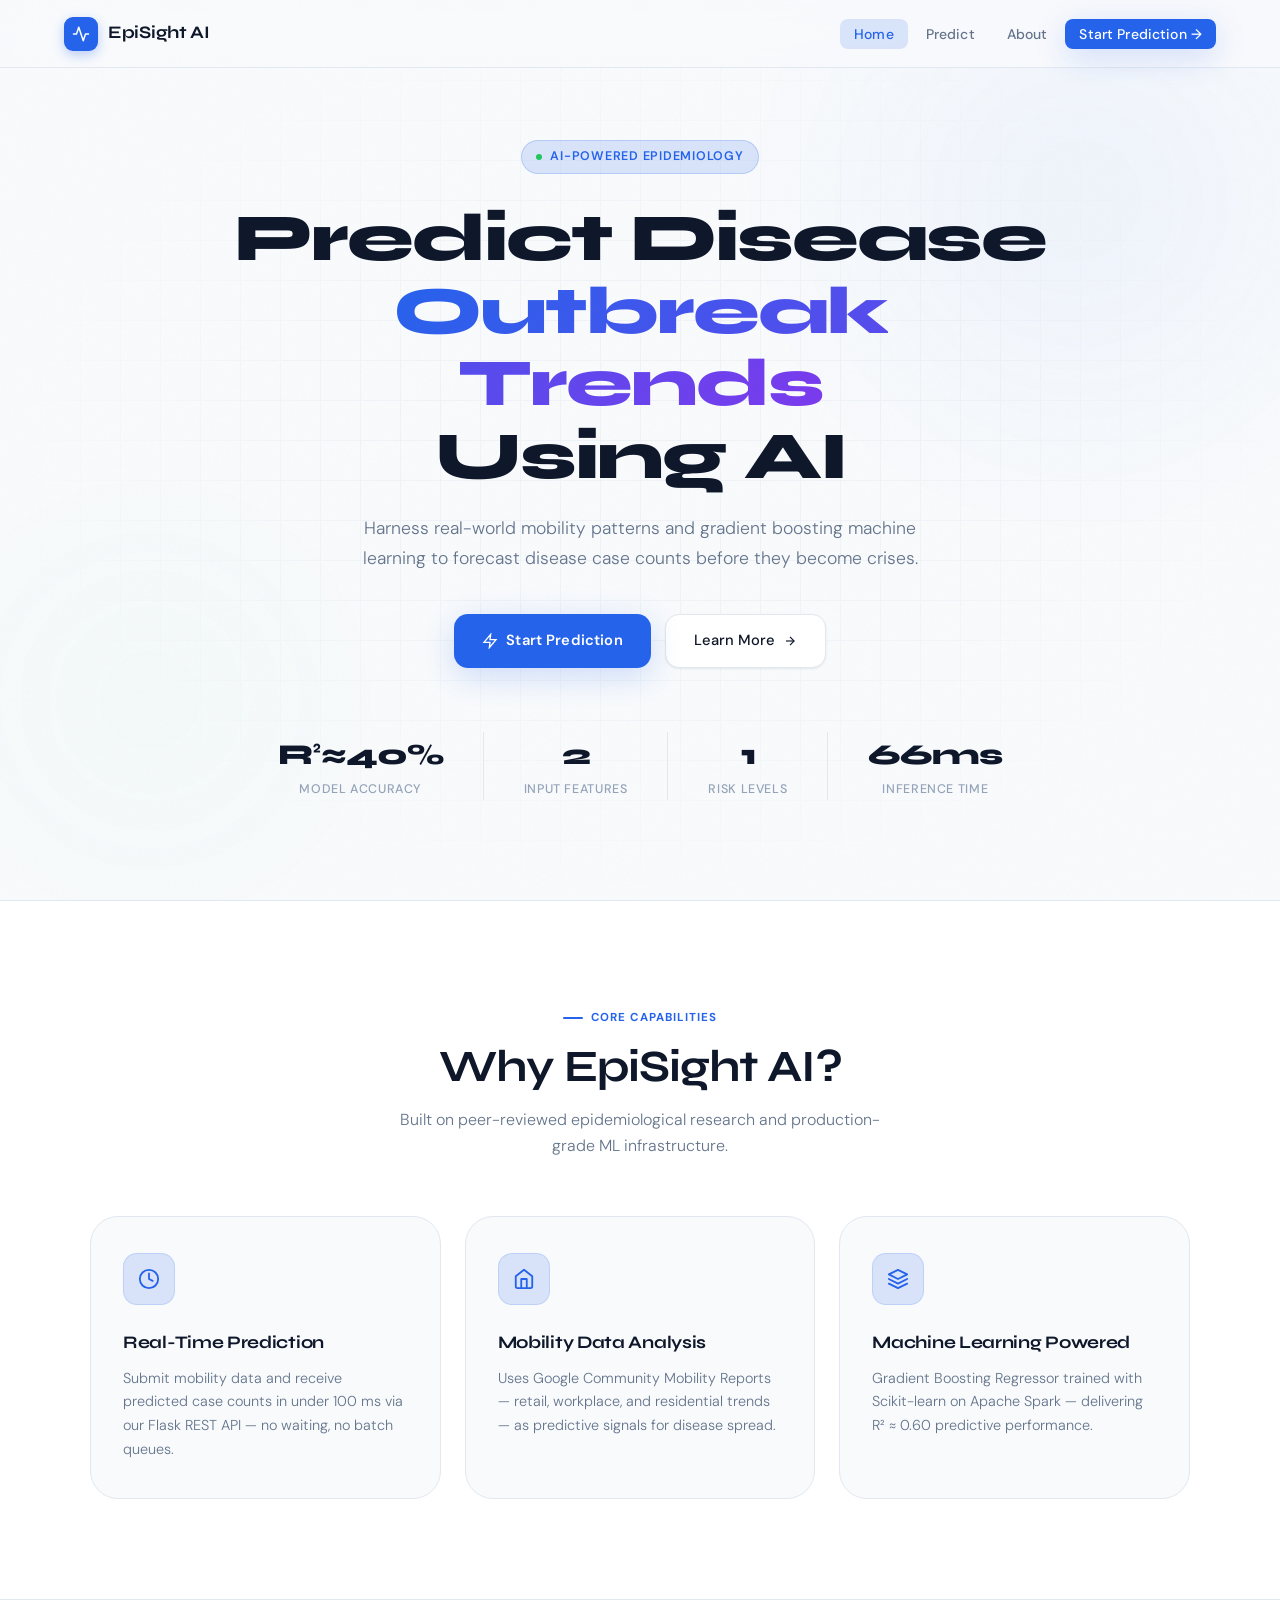
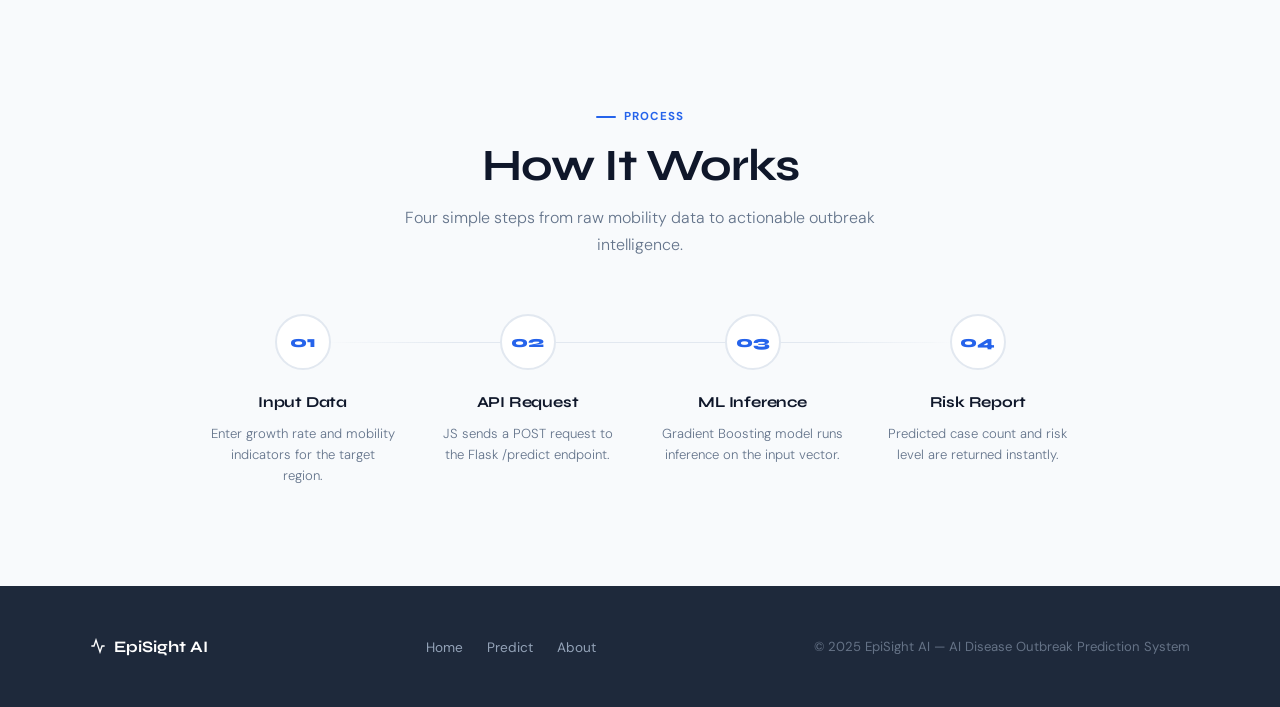
<file: frontend/index.html>
<!DOCTYPE html>
<html lang="en">
<head>
  <meta charset="UTF-8" />
  <meta name="viewport" content="width=device-width, initial-scale=1.0" />
  <title>EpiSight AI — Disease Outbreak Prediction</title>
  <meta name="description" content="Predict disease outbreak trends using AI-powered mobility data analysis and gradient boosting machine learning models." />
  <link rel="preconnect" href="https://fonts.googleapis.com" />
  <link rel="preconnect" href="https://fonts.gstatic.com" crossorigin />
  <link href="https://fonts.googleapis.com/css2?family=Syne:wght@400;600;700;800&family=DM+Sans:ital,opsz,wght@0,9..40,300;0,9..40,400;0,9..40,500;1,9..40,300&display=swap" rel="stylesheet" />
  <link rel="stylesheet" href="css/style.css" />
</head>
<body>

  <!-- ─── NAVBAR ─── -->
  <nav class="navbar" id="navbar">
    <a href="index.html" class="nav-logo">
      <div class="nav-logo-icon">
        <svg viewBox="0 0 24 24" fill="none" stroke="white" stroke-width="2" stroke-linecap="round" stroke-linejoin="round">
          <path d="M22 12h-4l-3 9L9 3l-3 9H2"/>
        </svg>
      </div>
      EpiSight AI
    </a>
    <ul class="nav-links">
      <li><a href="index.html" class="active">Home</a></li>
      <li><a href="predict.html">Predict</a></li>
      <li><a href="about.html">About</a></li>
      <li><a href="predict.html" class="nav-cta">Start Prediction →</a></li>
    </ul>
    <button class="nav-toggle" aria-label="Toggle menu">
      <span></span><span></span><span></span>
    </button>
  </nav>

  <!-- ─── HERO ─── -->
  <section class="hero">
    <div class="hero-bg">
      <div class="hero-grid"></div>
      <div class="hero-orb hero-orb-1"></div>
      <div class="hero-orb hero-orb-2"></div>
    </div>

    <div class="hero-content">
      <div class="hero-badge">
        <span class="hero-badge-dot"></span>
        AI-Powered Epidemiology
      </div>

      <h1>Predict Disease<br /><span>Outbreak Trends</span><br />Using AI</h1>

      <p class="hero-subtitle">
        Harness real-world mobility patterns and gradient boosting machine learning
        to forecast disease case counts before they become crises.
      </p>

      <div class="hero-cta-group">
        <a href="predict.html" class="btn-primary">
          <svg width="16" height="16" fill="none" stroke="currentColor" stroke-width="2" viewBox="0 0 24 24">
            <polygon points="13 2 3 14 12 14 11 22 21 10 12 10 13 2"/>
          </svg>
          Start Prediction
        </a>
        <a href="about.html" class="btn-secondary">
          Learn More
          <svg width="14" height="14" fill="none" stroke="currentColor" stroke-width="2" viewBox="0 0 24 24">
            <line x1="5" y1="12" x2="19" y2="12"/><polyline points="12 5 19 12 12 19"/>
          </svg>
        </a>
      </div>

      <div class="hero-stats">
        <div class="stat-item">
          <div class="stat-value" data-target="60" data-prefix="R²≈" data-suffix="%">R²≈0%</div>
          <div class="stat-label">Model Accuracy</div>
        </div>
        <div class="stat-divider"></div>
        <div class="stat-item">
          <div class="stat-value" data-target="4">0</div>
          <div class="stat-label">Input Features</div>
        </div>
        <div class="stat-divider"></div>
        <div class="stat-item">
          <div class="stat-value" data-target="3">0</div>
          <div class="stat-label">Risk Levels</div>
        </div>
        <div class="stat-divider"></div>
        <div class="stat-item">
          <div class="stat-value" data-target="100" data-suffix="ms">0ms</div>
          <div class="stat-label">Inference Time</div>
        </div>
      </div>
    </div>
  </section>

  <!-- ─── FEATURES ─── -->
  <section class="section features-section">
    <div style="max-width:1100px; margin:0 auto;">
      <div class="section-header" style="text-align:center;">
        <div class="section-label" style="justify-content:center;">
          Core Capabilities
        </div>
        <h2 class="section-title" style="margin:0 auto 14px;">Why EpiSight AI?</h2>
        <p class="section-subtitle" style="margin:0 auto; text-align:center;">
          Built on peer-reviewed epidemiological research and production-grade ML infrastructure.
        </p>
      </div>

      <div class="features-grid">
        <!-- Card 1 -->
        <div class="feature-card animate-in">
          <div class="feature-icon">
            <svg viewBox="0 0 24 24" fill="none" stroke-linecap="round" stroke-linejoin="round" stroke-width="2">
              <circle cx="12" cy="12" r="10"/>
              <polyline points="12 6 12 12 16 14"/>
            </svg>
          </div>
          <h3 class="feature-title">Real-Time Prediction</h3>
          <p class="feature-desc">
            Submit mobility data and receive predicted case counts in under 100 ms via our Flask REST API — no waiting, no batch queues.
          </p>
        </div>

        <!-- Card 2 -->
        <div class="feature-card animate-in">
          <div class="feature-icon">
            <svg viewBox="0 0 24 24" fill="none" stroke-linecap="round" stroke-linejoin="round" stroke-width="2">
              <path d="M3 9l9-7 9 7v11a2 2 0 0 1-2 2H5a2 2 0 0 1-2-2z"/>
              <polyline points="9 22 9 12 15 12 15 22"/>
            </svg>
          </div>
          <h3 class="feature-title">Mobility Data Analysis</h3>
          <p class="feature-desc">
            Uses Google Community Mobility Reports — retail, workplace, and residential trends — as predictive signals for disease spread.
          </p>
        </div>

        <!-- Card 3 -->
        <div class="feature-card animate-in">
          <div class="feature-icon">
            <svg viewBox="0 0 24 24" fill="none" stroke-linecap="round" stroke-linejoin="round" stroke-width="2">
              <path d="M12 2L2 7l10 5 10-5-10-5z"/>
              <path d="M2 17l10 5 10-5M2 12l10 5 10-5"/>
            </svg>
          </div>
          <h3 class="feature-title">Machine Learning Powered</h3>
          <p class="feature-desc">
            Gradient Boosting Regressor trained with Scikit-learn on Apache Spark — delivering R² ≈ 0.60 predictive performance.
          </p>
        </div>
      </div>
    </div>
  </section>

  <!-- ─── HOW IT WORKS ─── -->
  <section class="section">
    <div style="max-width:1100px; margin:0 auto;">
      <div class="section-header" style="text-align:center;">
        <div class="section-label" style="justify-content:center;">Process</div>
        <h2 class="section-title" style="margin:0 auto 14px;">How It Works</h2>
        <p class="section-subtitle" style="margin:0 auto; text-align:center;">
          Four simple steps from raw mobility data to actionable outbreak intelligence.
        </p>
      </div>

      <div class="steps-grid">
        <div class="step-item animate-in">
          <div class="step-number">01</div>
          <div class="step-title">Input Data</div>
          <p class="step-desc">Enter growth rate and mobility indicators for the target region.</p>
        </div>
        <div class="step-item animate-in">
          <div class="step-number">02</div>
          <div class="step-title">API Request</div>
          <p class="step-desc">JS sends a POST request to the Flask /predict endpoint.</p>
        </div>
        <div class="step-item animate-in">
          <div class="step-number">03</div>
          <div class="step-title">ML Inference</div>
          <p class="step-desc">Gradient Boosting model runs inference on the input vector.</p>
        </div>
        <div class="step-item animate-in">
          <div class="step-number">04</div>
          <div class="step-title">Risk Report</div>
          <p class="step-desc">Predicted case count and risk level are returned instantly.</p>
        </div>
      </div>
    </div>
  </section>

  <!-- ─── FOOTER ─── -->
  <footer>
    <div class="footer-inner">
      <a href="index.html" class="footer-logo">
        <svg width="16" height="16" fill="none" stroke="white" stroke-width="2" viewBox="0 0 24 24">
          <path d="M22 12h-4l-3 9L9 3l-3 9H2"/>
        </svg>
        EpiSight AI
      </a>
      <ul class="footer-links">
        <li><a href="index.html">Home</a></li>
        <li><a href="predict.html">Predict</a></li>
        <li><a href="about.html">About</a></li>
      </ul>
      <p class="footer-copy">© 2025 EpiSight AI — AI Disease Outbreak Prediction System</p>
    </div>
  </footer>

  <script src="js/script.js"></script>
</body>
</html>
</file>
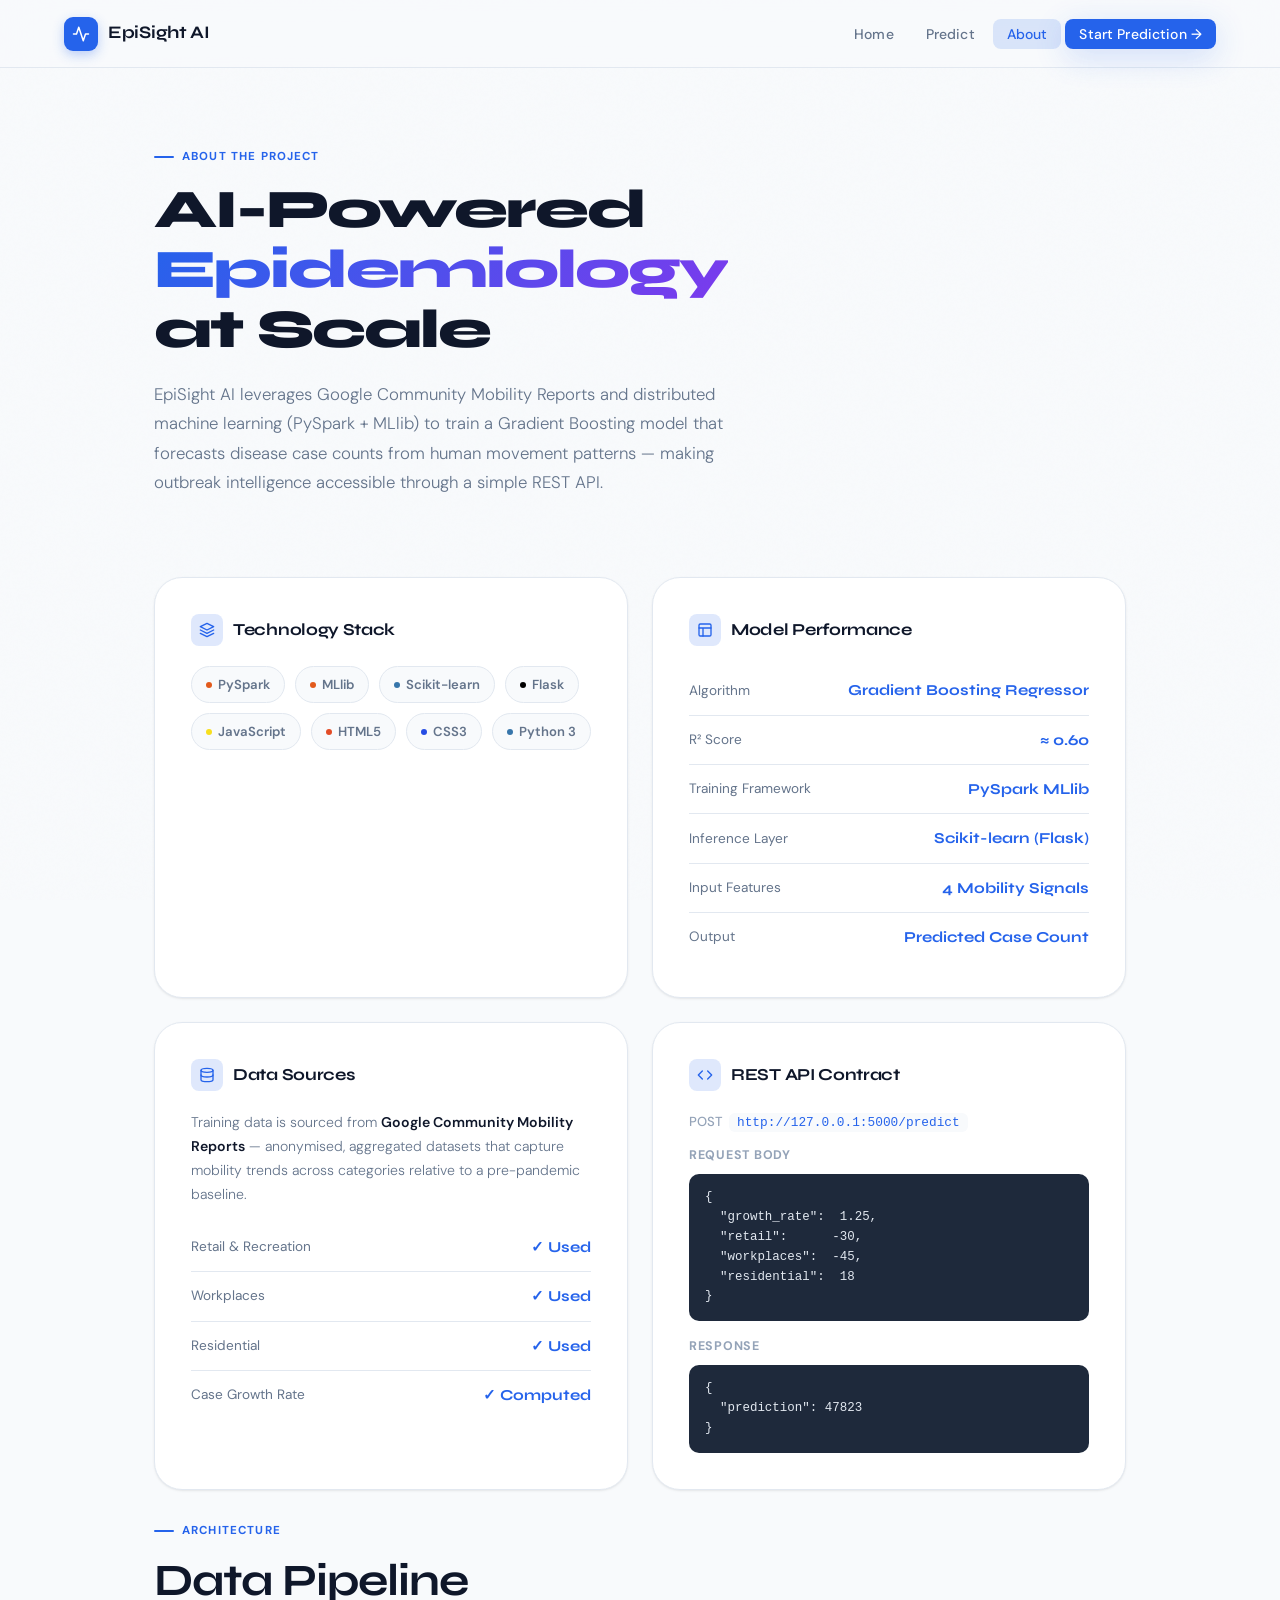
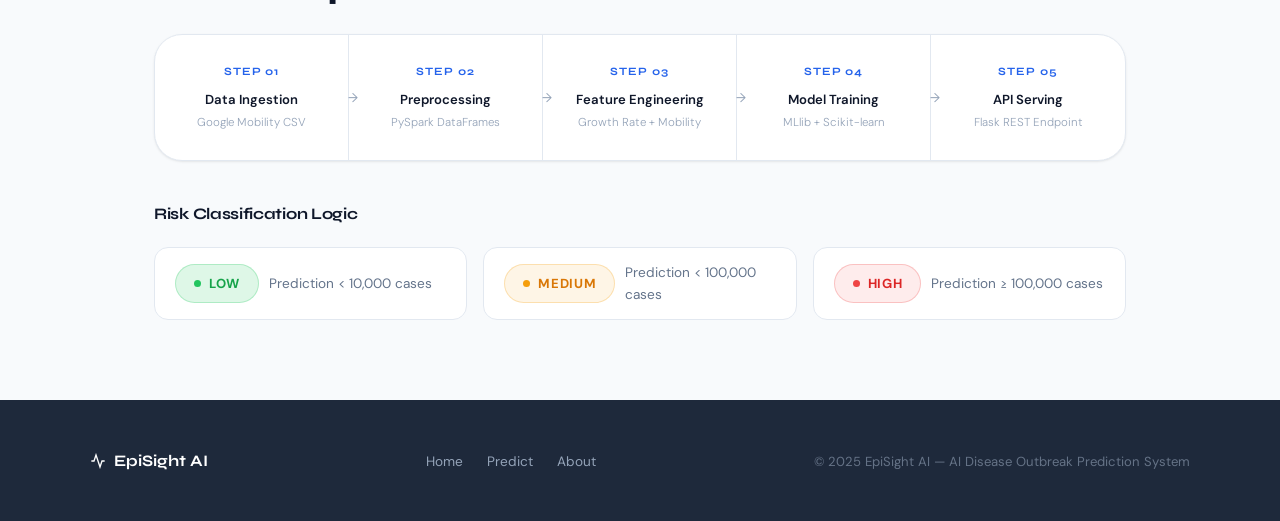
<file: frontend/about.html>
<!DOCTYPE html>
<html lang="en">
<head>
  <meta charset="UTF-8" />
  <meta name="viewport" content="width=device-width, initial-scale=1.0" />
  <title>About — EpiSight AI</title>
  <meta name="description" content="Learn about the EpiSight AI disease outbreak prediction system — model details, tech stack, and methodology." />
  <link rel="preconnect" href="https://fonts.googleapis.com" />
  <link rel="preconnect" href="https://fonts.gstatic.com" crossorigin />
  <link href="https://fonts.googleapis.com/css2?family=Syne:wght@400;600;700;800&family=DM+Sans:ital,opsz,wght@0,9..40,300;0,9..40,400;0,9..40,500;1,9..40,300&display=swap" rel="stylesheet" />
  <link rel="stylesheet" href="css/style.css" />
</head>
<body>

  <!-- ─── NAVBAR ─── -->
  <nav class="navbar" id="navbar">
    <a href="index.html" class="nav-logo">
      <div class="nav-logo-icon">
        <svg viewBox="0 0 24 24" fill="none" stroke="white" stroke-width="2" stroke-linecap="round" stroke-linejoin="round">
          <path d="M22 12h-4l-3 9L9 3l-3 9H2"/>
        </svg>
      </div>
      EpiSight AI
    </a>
    <ul class="nav-links">
      <li><a href="index.html">Home</a></li>
      <li><a href="predict.html">Predict</a></li>
      <li><a href="about.html" class="active">About</a></li>
      <li><a href="predict.html" class="nav-cta">Start Prediction →</a></li>
    </ul>
    <button class="nav-toggle" aria-label="Toggle menu">
      <span></span><span></span><span></span>
    </button>
  </nav>

  <!-- ─── HERO ─── -->
  <div class="about-hero">
    <div class="section-label">About The Project</div>
    <h1>AI-Powered<br /><span style="background:linear-gradient(135deg,var(--primary),#7C3AED);-webkit-background-clip:text;-webkit-text-fill-color:transparent;background-clip:text;">Epidemiology</span><br />at Scale</h1>
    <p>
      EpiSight AI leverages Google Community Mobility Reports and distributed machine learning
      (PySpark + MLlib) to train a Gradient Boosting model that forecasts disease case counts
      from human movement patterns — making outbreak intelligence accessible through a simple REST API.
    </p>
  </div>

  <!-- ─── ABOUT GRID ─── -->
  <div class="about-grid">

    <!-- Tech Stack -->
    <div class="about-card animate-in">
      <div class="about-card-title">
        <div class="about-card-icon">
          <svg viewBox="0 0 24 24" fill="none" stroke-linecap="round" stroke-linejoin="round" stroke-width="2">
            <path d="M12 2L2 7l10 5 10-5-10-5z"/>
            <path d="M2 17l10 5 10-5M2 12l10 5 10-5"/>
          </svg>
        </div>
        Technology Stack
      </div>
      <ul class="tech-list">
        <li><div class="tech-pill"><span class="tech-dot" style="background:#E25A1C;"></span>PySpark</div></li>
        <li><div class="tech-pill"><span class="tech-dot" style="background:#E25A1C;"></span>MLlib</div></li>
        <li><div class="tech-pill"><span class="tech-dot" style="background:#3776AB;"></span>Scikit-learn</div></li>
        <li><div class="tech-pill"><span class="tech-dot" style="background:#000000;"></span>Flask</div></li>
        <li><div class="tech-pill"><span class="tech-dot" style="background:#F7DF1E;"></span>JavaScript</div></li>
        <li><div class="tech-pill"><span class="tech-dot" style="background:#E34C26;"></span>HTML5</div></li>
        <li><div class="tech-pill"><span class="tech-dot" style="background:#264DE4;"></span>CSS3</div></li>
        <li><div class="tech-pill"><span class="tech-dot" style="background:#3776AB;"></span>Python 3</div></li>
      </ul>
    </div>

    <!-- Model Details -->
    <div class="about-card animate-in">
      <div class="about-card-title">
        <div class="about-card-icon">
          <svg viewBox="0 0 24 24" fill="none" stroke-linecap="round" stroke-linejoin="round" stroke-width="2">
            <rect x="3" y="3" width="18" height="18" rx="2"/>
            <path d="M3 9h18M9 21V9"/>
          </svg>
        </div>
        Model Performance
      </div>

      <div class="model-metric">
        <span class="metric-name">Algorithm</span>
        <span class="metric-val">Gradient Boosting Regressor</span>
      </div>
      <div class="model-metric">
        <span class="metric-name">R² Score</span>
        <span class="metric-val">≈ 0.60</span>
      </div>
      <div class="model-metric">
        <span class="metric-name">Training Framework</span>
        <span class="metric-val">PySpark MLlib</span>
      </div>
      <div class="model-metric">
        <span class="metric-name">Inference Layer</span>
        <span class="metric-val">Scikit-learn (Flask)</span>
      </div>
      <div class="model-metric">
        <span class="metric-name">Input Features</span>
        <span class="metric-val">4 Mobility Signals</span>
      </div>
      <div class="model-metric">
        <span class="metric-name">Output</span>
        <span class="metric-val">Predicted Case Count</span>
      </div>
    </div>

    <!-- Data Source -->
    <div class="about-card animate-in">
      <div class="about-card-title">
        <div class="about-card-icon">
          <svg viewBox="0 0 24 24" fill="none" stroke-linecap="round" stroke-linejoin="round" stroke-width="2">
            <ellipse cx="12" cy="5" rx="9" ry="3"/>
            <path d="M21 12c0 1.66-4 3-9 3s-9-1.34-9-3"/>
            <path d="M3 5v14c0 1.66 4 3 9 3s9-1.34 9-3V5"/>
          </svg>
        </div>
        Data Sources
      </div>
      <p style="font-size:0.88rem;color:var(--text-secondary);line-height:1.7;margin-bottom:16px;font-weight:300;">
        Training data is sourced from <strong style="color:var(--text-primary);font-weight:600;">Google Community Mobility Reports</strong> —
        anonymised, aggregated datasets that capture mobility trends across categories relative to a pre-pandemic baseline.
      </p>
      <div class="model-metric">
        <span class="metric-name">Retail &amp; Recreation</span>
        <span class="metric-val">✓ Used</span>
      </div>
      <div class="model-metric">
        <span class="metric-name">Workplaces</span>
        <span class="metric-val">✓ Used</span>
      </div>
      <div class="model-metric">
        <span class="metric-name">Residential</span>
        <span class="metric-val">✓ Used</span>
      </div>
      <div class="model-metric">
        <span class="metric-name">Case Growth Rate</span>
        <span class="metric-val">✓ Computed</span>
      </div>
    </div>

    <!-- API Contract -->
    <div class="about-card animate-in">
      <div class="about-card-title">
        <div class="about-card-icon">
          <svg viewBox="0 0 24 24" fill="none" stroke-linecap="round" stroke-linejoin="round" stroke-width="2">
            <polyline points="16 18 22 12 16 6"/>
            <polyline points="8 6 2 12 8 18"/>
          </svg>
        </div>
        REST API Contract
      </div>
      <p style="font-size:0.82rem;color:var(--text-muted);margin-bottom:12px;font-weight:500;">POST &nbsp;<code style="background:var(--bg);padding:2px 8px;border-radius:6px;color:var(--primary);font-size:0.8rem;">http://127.0.0.1:5000/predict</code></p>

      <p style="font-size:0.78rem;font-weight:700;letter-spacing:0.06em;text-transform:uppercase;color:var(--text-muted);margin-bottom:8px;">Request Body</p>
      <pre style="background:var(--secondary);color:#E2E8F0;padding:14px 16px;border-radius:10px;font-size:0.78rem;overflow-x:auto;line-height:1.6;margin-bottom:16px;">{
  "growth_rate":  1.25,
  "retail":      -30,
  "workplaces":  -45,
  "residential":  18
}</pre>

      <p style="font-size:0.78rem;font-weight:700;letter-spacing:0.06em;text-transform:uppercase;color:var(--text-muted);margin-bottom:8px;">Response</p>
      <pre style="background:var(--secondary);color:#E2E8F0;padding:14px 16px;border-radius:10px;font-size:0.78rem;line-height:1.6;">{
  "prediction": 47823
}</pre>
    </div>

  </div>

  <!-- ─── PIPELINE ─── -->
  <div class="about-wide-card">
    <div style="margin-bottom:28px;">
      <div class="section-label">Architecture</div>
      <h2 class="section-title">Data Pipeline</h2>
    </div>
    <div class="pipeline-steps animate-in">
      <div class="pipeline-step">
        <div class="pipeline-num">STEP 01</div>
        <div class="pipeline-name">Data Ingestion</div>
        <div class="pipeline-sub">Google Mobility CSV</div>
      </div>
      <div class="pipeline-step">
        <div class="pipeline-num">STEP 02</div>
        <div class="pipeline-name">Preprocessing</div>
        <div class="pipeline-sub">PySpark DataFrames</div>
      </div>
      <div class="pipeline-step">
        <div class="pipeline-num">STEP 03</div>
        <div class="pipeline-name">Feature Engineering</div>
        <div class="pipeline-sub">Growth Rate + Mobility</div>
      </div>
      <div class="pipeline-step">
        <div class="pipeline-num">STEP 04</div>
        <div class="pipeline-name">Model Training</div>
        <div class="pipeline-sub">MLlib + Scikit-learn</div>
      </div>
      <div class="pipeline-step">
        <div class="pipeline-num">STEP 05</div>
        <div class="pipeline-name">API Serving</div>
        <div class="pipeline-sub">Flask REST Endpoint</div>
      </div>
    </div>

    <!-- Risk legend -->
    <div style="margin-top:40px;display:flex;gap:16px;flex-wrap:wrap;">
      <h3 style="font-family:var(--font-display);font-size:1rem;font-weight:700;width:100%;letter-spacing:-0.3px;margin-bottom:4px;">Risk Classification Logic</h3>
      <div style="display:flex;align-items:center;gap:10px;background:var(--bg-card);border:1px solid var(--border);border-radius:var(--radius-md);padding:14px 20px;flex:1;min-width:180px;">
        <span class="risk-badge risk-low" style="margin:0;"><span class="risk-dot"></span>Low</span>
        <span style="font-size:0.85rem;color:var(--text-secondary);">Prediction &lt; 10,000 cases</span>
      </div>
      <div style="display:flex;align-items:center;gap:10px;background:var(--bg-card);border:1px solid var(--border);border-radius:var(--radius-md);padding:14px 20px;flex:1;min-width:180px;">
        <span class="risk-badge risk-medium" style="margin:0;"><span class="risk-dot"></span>Medium</span>
        <span style="font-size:0.85rem;color:var(--text-secondary);">Prediction &lt; 100,000 cases</span>
      </div>
      <div style="display:flex;align-items:center;gap:10px;background:var(--bg-card);border:1px solid var(--border);border-radius:var(--radius-md);padding:14px 20px;flex:1;min-width:180px;">
        <span class="risk-badge risk-high" style="margin:0;"><span class="risk-dot"></span>High</span>
        <span style="font-size:0.85rem;color:var(--text-secondary);">Prediction ≥ 100,000 cases</span>
      </div>
    </div>
  </div>

  <!-- ─── FOOTER ─── -->
  <footer>
    <div class="footer-inner">
      <a href="index.html" class="footer-logo">
        <svg width="16" height="16" fill="none" stroke="white" stroke-width="2" viewBox="0 0 24 24">
          <path d="M22 12h-4l-3 9L9 3l-3 9H2"/>
        </svg>
        EpiSight AI
      </a>
      <ul class="footer-links">
        <li><a href="index.html">Home</a></li>
        <li><a href="predict.html">Predict</a></li>
        <li><a href="about.html">About</a></li>
      </ul>
      <p class="footer-copy">© 2025 EpiSight AI — AI Disease Outbreak Prediction System</p>
    </div>
  </footer>

  <script src="js/script.js"></script>
</body>
</html>
</file>
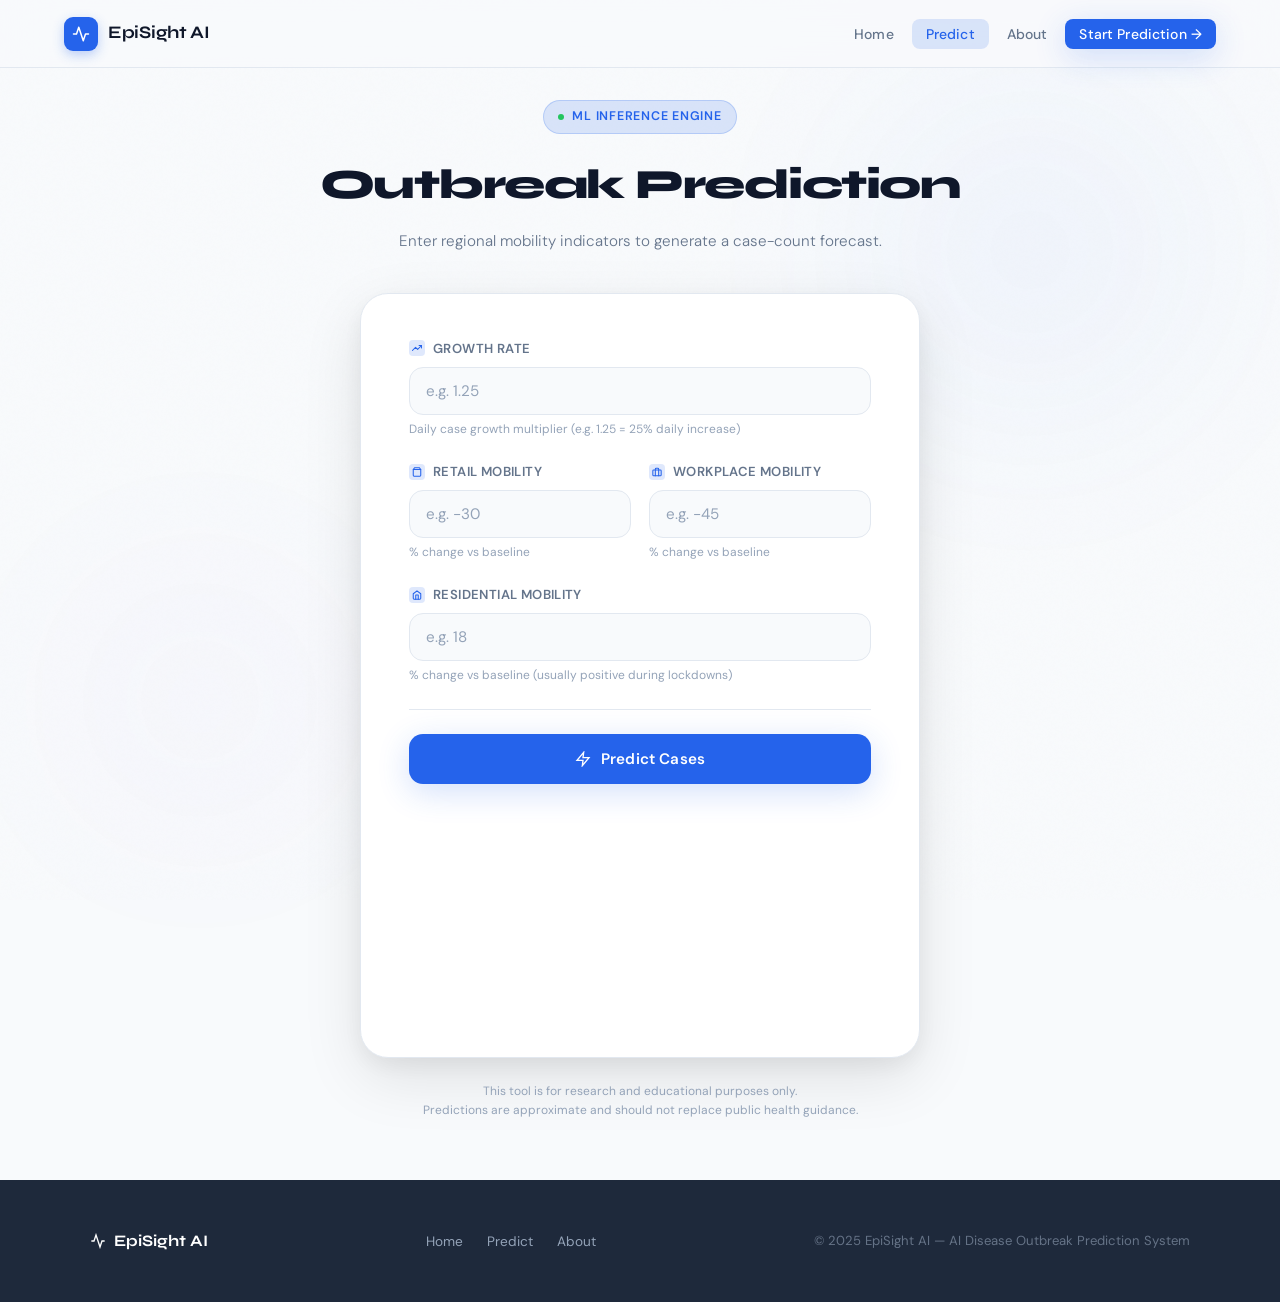
<file: frontend/predict.html>
<!DOCTYPE html>
<html lang="en">
<head>
  <meta charset="UTF-8" />
  <meta name="viewport" content="width=device-width, initial-scale=1.0" />
  <title>Predict — EpiSight AI</title>
  <meta name="description" content="Enter mobility data to predict disease outbreak case counts using AI." />
  <link rel="preconnect" href="https://fonts.googleapis.com" />
  <link rel="preconnect" href="https://fonts.gstatic.com" crossorigin />
  <link href="https://fonts.googleapis.com/css2?family=Syne:wght@400;600;700;800&family=DM+Sans:ital,opsz,wght@0,9..40,300;0,9..40,400;0,9..40,500;1,9..40,300&display=swap" rel="stylesheet" />
  <link rel="stylesheet" href="css/style.css" />
</head>
<body>

  <!-- ─── NAVBAR ─── -->
  <nav class="navbar" id="navbar">
    <a href="index.html" class="nav-logo">
      <div class="nav-logo-icon">
        <svg viewBox="0 0 24 24" fill="none" stroke="white" stroke-width="2" stroke-linecap="round" stroke-linejoin="round">
          <path d="M22 12h-4l-3 9L9 3l-3 9H2"/>
        </svg>
      </div>
      EpiSight AI
    </a>
    <ul class="nav-links">
      <li><a href="index.html">Home</a></li>
      <li><a href="predict.html" class="active">Predict</a></li>
      <li><a href="about.html">About</a></li>
      <li><a href="predict.html" class="nav-cta">Start Prediction →</a></li>
    </ul>
    <button class="nav-toggle" aria-label="Toggle menu">
      <span></span><span></span><span></span>
    </button>
  </nav>

  <!-- ─── BACKGROUND ORBS ─── -->
  <div class="predict-bg">
    <div class="predict-orb predict-orb-1"></div>
    <div class="predict-orb predict-orb-2"></div>
  </div>

  <!-- ─── PREDICT PAGE ─── -->
  <main class="predict-page">

    <div class="predict-header">
      <div class="hero-badge" style="margin:0 auto 18px;">
        <span class="hero-badge-dot"></span>
        ML Inference Engine
      </div>
      <h1>Outbreak Prediction</h1>
      <p>Enter regional mobility indicators to generate a case-count forecast.</p>
    </div>

    <div class="predict-card">

      <form id="predictForm" novalidate>

        <!-- Growth Rate -->
        <div class="form-group">
          <label class="form-label" for="growthRate">
            <div class="form-label-icon">
              <svg viewBox="0 0 24 24" fill="none" stroke-linecap="round" stroke-linejoin="round" stroke-width="2.5">
                <polyline points="23 6 13.5 15.5 8.5 10.5 1 18"/>
                <polyline points="17 6 23 6 23 12"/>
              </svg>
            </div>
            Growth Rate
          </label>
          <input
            type="number"
            id="growthRate"
            class="form-input"
            placeholder="e.g. 1.25"
            step="any"
            autocomplete="off"
          />
          <div class="form-hint">Daily case growth multiplier (e.g. 1.25 = 25% daily increase)</div>
        </div>

        <!-- Mobility grid -->
        <div class="form-grid">
          <div class="form-group">
            <label class="form-label" for="retail">
              <div class="form-label-icon">
                <svg viewBox="0 0 24 24" fill="none" stroke-linecap="round" stroke-linejoin="round" stroke-width="2.5">
                  <path d="M6 2L3 6v14a2 2 0 0 0 2 2h14a2 2 0 0 0 2-2V6l-3-4z"/>
                  <line x1="3" y1="6" x2="21" y2="6"/>
                </svg>
              </div>
              Retail Mobility
            </label>
            <input
              type="number"
              id="retail"
              class="form-input"
              placeholder="e.g. -30"
              step="any"
              autocomplete="off"
            />
            <div class="form-hint">% change vs baseline</div>
          </div>

          <div class="form-group">
            <label class="form-label" for="workplaces">
              <div class="form-label-icon">
                <svg viewBox="0 0 24 24" fill="none" stroke-linecap="round" stroke-linejoin="round" stroke-width="2.5">
                  <rect x="2" y="7" width="20" height="14" rx="2"/>
                  <path d="M16 21V5a2 2 0 0 0-2-2h-4a2 2 0 0 0-2 2v16"/>
                </svg>
              </div>
              Workplace Mobility
            </label>
            <input
              type="number"
              id="workplaces"
              class="form-input"
              placeholder="e.g. -45"
              step="any"
              autocomplete="off"
            />
            <div class="form-hint">% change vs baseline</div>
          </div>
        </div>

        <!-- Residential -->
        <div class="form-group">
          <label class="form-label" for="residential">
            <div class="form-label-icon">
              <svg viewBox="0 0 24 24" fill="none" stroke-linecap="round" stroke-linejoin="round" stroke-width="2.5">
                <path d="M3 9l9-7 9 7v11a2 2 0 0 1-2 2H5a2 2 0 0 1-2-2z"/>
                <polyline points="9 22 9 12 15 12 15 22"/>
              </svg>
            </div>
            Residential Mobility
          </label>
          <input
            type="number"
            id="residential"
            class="form-input"
            placeholder="e.g. 18"
            step="any"
            autocomplete="off"
          />
          <div class="form-hint">% change vs baseline (usually positive during lockdowns)</div>
        </div>

        <div class="form-divider"></div>

        <button type="submit" class="btn-predict" id="predictBtn">
          <div class="spinner" id="btnSpinner" style="display:none;"></div>
          <svg id="btnIcon" width="16" height="16" fill="none" stroke="currentColor" stroke-width="2" viewBox="0 0 24 24">
            <polygon points="13 2 3 14 12 14 11 22 21 10 12 10 13 2"/>
          </svg>
          <span id="btnText">Predict Cases</span>
        </button>

      </form>

      <!-- ─── RESULT ─── -->
      <div class="result-card" id="resultCard">
        <div class="result-label">Estimated Case Count</div>
        <div class="result-value" id="resultValue">— <span>cases</span></div>
        <div id="riskBadge" class="risk-badge risk-low">
          <span class="risk-dot"></span> Low Risk
        </div>
        <div class="result-bar-wrap">
          <div class="result-bar low" id="resultBar"></div>
        </div>
      </div>

    </div><!-- /predict-card -->

    <!-- disclaimer -->
    <p style="margin-top:24px; font-size:0.75rem; color:var(--text-muted); text-align:center; max-width:480px; position:relative;z-index:1;">
      This tool is for research and educational purposes only.<br/>
      Predictions are approximate and should not replace public health guidance.
    </p>

  </main>

  <!-- ─── FOOTER ─── -->
  <footer>
    <div class="footer-inner">
      <a href="index.html" class="footer-logo">
        <svg width="16" height="16" fill="none" stroke="white" stroke-width="2" viewBox="0 0 24 24">
          <path d="M22 12h-4l-3 9L9 3l-3 9H2"/>
        </svg>
        EpiSight AI
      </a>
      <ul class="footer-links">
        <li><a href="index.html">Home</a></li>
        <li><a href="predict.html">Predict</a></li>
        <li><a href="about.html">About</a></li>
      </ul>
      <p class="footer-copy">© 2025 EpiSight AI — AI Disease Outbreak Prediction System</p>
    </div>
  </footer>

  <script src="js/script.js"></script>
</body>
</html>
</file>
<file: frontend/css/style.css>
@import url('https://fonts.googleapis.com/css2?family=Syne:wght@400;600;700;800&family=DM+Sans:ital,opsz,wght@0,9..40,300;0,9..40,400;0,9..40,500;1,9..40,300&display=swap');

:root {
  --primary: #2563EB;
  --primary-dark: #1D4ED8;
  --primary-glow: rgba(37, 99, 235, 0.15);
  --secondary: #1E293B;
  --bg: #F8FAFC;
  --bg-card: #ffffff;
  --accent: #22C55E;
  --accent-glow: rgba(34, 197, 94, 0.15);
  --warn: #F59E0B;
  --danger: #EF4444;
  --text-primary: #0F172A;
  --text-secondary: #64748B;
  --text-muted: #94A3B8;
  --border: #E2E8F0;
  --border-hover: #CBD5E1;
  --shadow-sm: 0 1px 3px rgba(0,0,0,0.06), 0 1px 2px rgba(0,0,0,0.04);
  --shadow-md: 0 4px 16px rgba(0,0,0,0.08), 0 2px 6px rgba(0,0,0,0.04);
  --shadow-lg: 0 20px 60px rgba(0,0,0,0.1), 0 8px 24px rgba(0,0,0,0.06);
  --shadow-blue: 0 8px 32px rgba(37, 99, 235, 0.2);
  --radius-sm: 8px;
  --radius-md: 14px;
  --radius-lg: 20px;
  --radius-xl: 28px;
  --transition: all 0.25s cubic-bezier(0.4, 0, 0.2, 1);
  --font-display: 'Syne', sans-serif;
  --font-body: 'DM Sans', sans-serif;
}

*, *::before, *::after { box-sizing: border-box; margin: 0; padding: 0; }

html { scroll-behavior: smooth; }

body {
  font-family: var(--font-body);
  background: var(--bg);
  color: var(--text-primary);
  line-height: 1.6;
  -webkit-font-smoothing: antialiased;
  overflow-x: hidden;
}

/* ─── NOISE TEXTURE OVERLAY ─── */
body::before {
  content: '';
  position: fixed;
  inset: 0;
  background-image: url("data:image/svg+xml,%3Csvg viewBox='0 0 256 256' xmlns='http://www.w3.org/2000/svg'%3E%3Cfilter id='noise'%3E%3CfeTurbulence type='fractalNoise' baseFrequency='0.9' numOctaves='4' stitchTiles='stitch'/%3E%3C/filter%3E%3Crect width='100%25' height='100%25' filter='url(%23noise)' opacity='0.03'/%3E%3C/svg%3E");
  pointer-events: none;
  z-index: 0;
  opacity: 0.4;
}

/* ─── NAVBAR ─── */
.navbar {
  position: fixed;
  top: 0; left: 0; right: 0;
  z-index: 100;
  display: flex;
  align-items: center;
  justify-content: space-between;
  padding: 0 5%;
  height: 68px;
  background: rgba(248, 250, 252, 0.85);
  backdrop-filter: blur(20px);
  -webkit-backdrop-filter: blur(20px);
  border-bottom: 1px solid var(--border);
  transition: var(--transition);
}

.navbar.scrolled {
  box-shadow: var(--shadow-md);
}

.nav-logo {
  display: flex;
  align-items: center;
  gap: 10px;
  text-decoration: none;
  font-family: var(--font-display);
  font-weight: 700;
  font-size: 1.1rem;
  color: var(--text-primary);
  letter-spacing: -0.3px;
}

.nav-logo-icon {
  width: 34px; height: 34px;
  background: var(--primary);
  border-radius: 9px;
  display: grid;
  place-items: center;
  box-shadow: 0 4px 12px rgba(37,99,235,0.3);
}

.nav-logo-icon svg { width: 18px; height: 18px; }

.nav-links {
  display: flex;
  align-items: center;
  gap: 4px;
  list-style: none;
}

.nav-links a {
  text-decoration: none;
  color: var(--text-secondary);
  font-size: 0.875rem;
  font-weight: 500;
  padding: 6px 14px;
  border-radius: 8px;
  transition: var(--transition);
  letter-spacing: 0.01em;
}

.nav-links a:hover { color: var(--text-primary); background: var(--border); }
.nav-links a.active { color: var(--primary); background: var(--primary-glow); }

.nav-cta {
  background: var(--primary) !important;
  color: #fff !important;
  box-shadow: var(--shadow-blue);
}

.nav-cta:hover { background: var(--primary-dark) !important; transform: translateY(-1px); }

.nav-toggle {
  display: none;
  flex-direction: column;
  gap: 5px;
  cursor: pointer;
  padding: 4px;
  background: none;
  border: none;
}

.nav-toggle span {
  display: block;
  width: 22px; height: 2px;
  background: var(--text-primary);
  border-radius: 2px;
  transition: var(--transition);
}

/* ─── HERO SECTION ─── */
.hero {
  min-height: 100vh;
  display: flex;
  align-items: center;
  justify-content: center;
  position: relative;
  padding: 100px 5% 60px;
  overflow: hidden;
}

.hero-bg {
  position: absolute;
  inset: 0;
  pointer-events: none;
  z-index: 0;
}

.hero-orb {
  position: absolute;
  border-radius: 50%;
  filter: blur(80px);
  opacity: 0.5;
}

.hero-orb-1 {
  width: 600px; height: 600px;
  background: radial-gradient(circle, rgba(37,99,235,0.12) 0%, transparent 70%);
  top: -100px; right: -100px;
  animation: orbFloat 8s ease-in-out infinite;
}

.hero-orb-2 {
  width: 400px; height: 400px;
  background: radial-gradient(circle, rgba(34,197,94,0.08) 0%, transparent 70%);
  bottom: 0; left: -50px;
  animation: orbFloat 10s ease-in-out infinite reverse;
}

@keyframes orbFloat {
  0%, 100% { transform: translateY(0) scale(1); }
  50% { transform: translateY(-30px) scale(1.05); }
}

.hero-grid {
  position: absolute;
  inset: 0;
  background-image: linear-gradient(var(--border) 1px, transparent 1px),
    linear-gradient(90deg, var(--border) 1px, transparent 1px);
  background-size: 40px 40px;
  opacity: 0.4;
  mask-image: radial-gradient(ellipse at center, black 30%, transparent 70%);
}

.hero-content {
  position: relative;
  z-index: 1;
  max-width: 820px;
  text-align: center;
}

.hero-badge {
  display: inline-flex;
  align-items: center;
  gap: 8px;
  background: var(--primary-glow);
  border: 1px solid rgba(37,99,235,0.2);
  color: var(--primary);
  font-size: 0.78rem;
  font-weight: 600;
  letter-spacing: 0.06em;
  text-transform: uppercase;
  padding: 6px 14px;
  border-radius: 100px;
  margin-bottom: 28px;
  animation: fadeUp 0.6s ease both;
}

.hero-badge-dot {
  width: 6px; height: 6px;
  background: var(--accent);
  border-radius: 50%;
  animation: pulse 2s ease infinite;
}

@keyframes pulse {
  0%, 100% { opacity: 1; transform: scale(1); }
  50% { opacity: 0.5; transform: scale(0.8); }
}

.hero h1 {
  font-family: var(--font-display);
  font-size: clamp(2.6rem, 6vw, 4.2rem);
  font-weight: 800;
  line-height: 1.08;
  letter-spacing: -2px;
  color: var(--text-primary);
  margin-bottom: 22px;
  animation: fadeUp 0.6s ease 0.1s both;
}

.hero h1 span {
  background: linear-gradient(135deg, var(--primary) 0%, #7C3AED 100%);
  -webkit-background-clip: text;
  -webkit-text-fill-color: transparent;
  background-clip: text;
}

.hero-subtitle {
  font-size: 1.1rem;
  color: var(--text-secondary);
  max-width: 560px;
  margin: 0 auto 40px;
  line-height: 1.7;
  font-weight: 300;
  animation: fadeUp 0.6s ease 0.2s both;
}

.hero-cta-group {
  display: flex;
  gap: 14px;
  justify-content: center;
  flex-wrap: wrap;
  animation: fadeUp 0.6s ease 0.3s both;
}

.btn-primary {
  display: inline-flex;
  align-items: center;
  gap: 8px;
  background: var(--primary);
  color: white;
  text-decoration: none;
  font-weight: 600;
  font-size: 0.92rem;
  padding: 14px 28px;
  border-radius: var(--radius-md);
  border: none;
  cursor: pointer;
  box-shadow: var(--shadow-blue);
  transition: var(--transition);
  letter-spacing: 0.01em;
  position: relative;
  overflow: hidden;
}

.btn-primary::after {
  content: '';
  position: absolute;
  inset: 0;
  background: linear-gradient(rgba(255,255,255,0.1), transparent);
  opacity: 0;
  transition: var(--transition);
}

.btn-primary:hover { 
  background: var(--primary-dark); 
  transform: translateY(-2px); 
  box-shadow: 0 12px 36px rgba(37,99,235,0.3);
}
.btn-primary:hover::after { opacity: 1; }
.btn-primary:active { transform: translateY(0); }

.btn-secondary {
  display: inline-flex;
  align-items: center;
  gap: 8px;
  background: var(--bg-card);
  color: var(--text-primary);
  text-decoration: none;
  font-weight: 500;
  font-size: 0.92rem;
  padding: 14px 28px;
  border-radius: var(--radius-md);
  border: 1px solid var(--border);
  cursor: pointer;
  transition: var(--transition);
  box-shadow: var(--shadow-sm);
}

.btn-secondary:hover { 
  border-color: var(--border-hover); 
  transform: translateY(-2px); 
  box-shadow: var(--shadow-md);
}

.hero-stats {
  display: flex;
  gap: 40px;
  justify-content: center;
  margin-top: 64px;
  animation: fadeUp 0.6s ease 0.4s both;
}

.stat-item { text-align: center; }

.stat-value {
  font-family: var(--font-display);
  font-size: 1.8rem;
  font-weight: 800;
  color: var(--text-primary);
  letter-spacing: -1px;
}

.stat-label {
  font-size: 0.78rem;
  color: var(--text-muted);
  font-weight: 500;
  text-transform: uppercase;
  letter-spacing: 0.05em;
  margin-top: 2px;
}

.stat-divider {
  width: 1px;
  background: var(--border);
}

/* ─── SECTION WRAPPER ─── */
.section {
  padding: 100px 5%;
  position: relative;
  z-index: 1;
}

.section-label {
  display: inline-flex;
  align-items: center;
  gap: 8px;
  font-size: 0.72rem;
  font-weight: 700;
  letter-spacing: 0.1em;
  text-transform: uppercase;
  color: var(--primary);
  margin-bottom: 14px;
}

.section-label::before {
  content: '';
  display: block;
  width: 20px; height: 2px;
  background: var(--primary);
  border-radius: 2px;
}

.section-title {
  font-family: var(--font-display);
  font-size: clamp(1.8rem, 3.5vw, 2.8rem);
  font-weight: 700;
  letter-spacing: -1px;
  color: var(--text-primary);
  line-height: 1.15;
  margin-bottom: 14px;
}

.section-subtitle {
  font-size: 1rem;
  color: var(--text-secondary);
  max-width: 520px;
  line-height: 1.65;
  font-weight: 300;
}

.section-header { margin-bottom: 56px; }

/* ─── FEATURES SECTION ─── */
.features-section {
  background: var(--bg-card);
  border-top: 1px solid var(--border);
  border-bottom: 1px solid var(--border);
}

.features-grid {
  display: grid;
  grid-template-columns: repeat(auto-fit, minmax(280px, 1fr));
  gap: 24px;
  max-width: 1100px;
  margin: 0 auto;
}

.feature-card {
  background: var(--bg);
  border: 1px solid var(--border);
  border-radius: var(--radius-xl);
  padding: 36px 32px;
  transition: var(--transition);
  position: relative;
  overflow: hidden;
  cursor: default;
}

.feature-card::before {
  content: '';
  position: absolute;
  inset: 0;
  background: linear-gradient(135deg, var(--primary-glow), transparent);
  opacity: 0;
  transition: var(--transition);
}

.feature-card:hover {
  border-color: rgba(37,99,235,0.2);
  transform: translateY(-4px);
  box-shadow: var(--shadow-lg);
}

.feature-card:hover::before { opacity: 1; }

.feature-icon {
  width: 52px; height: 52px;
  background: var(--primary-glow);
  border: 1px solid rgba(37,99,235,0.15);
  border-radius: var(--radius-md);
  display: grid;
  place-items: center;
  margin-bottom: 24px;
  transition: var(--transition);
  position: relative;
  z-index: 1;
}

.feature-card:hover .feature-icon {
  background: var(--primary);
  border-color: var(--primary);
}

.feature-icon svg { width: 22px; height: 22px; stroke: var(--primary); transition: var(--transition); }
.feature-card:hover .feature-icon svg { stroke: white; }

.feature-title {
  font-family: var(--font-display);
  font-size: 1.1rem;
  font-weight: 700;
  margin-bottom: 10px;
  position: relative; z-index: 1;
  letter-spacing: -0.3px;
}

.feature-desc {
  font-size: 0.9rem;
  color: var(--text-secondary);
  line-height: 1.65;
  position: relative; z-index: 1;
  font-weight: 300;
}

/* ─── HOW IT WORKS ─── */
.steps-grid {
  display: grid;
  grid-template-columns: repeat(auto-fit, minmax(200px, 1fr));
  gap: 0;
  max-width: 900px;
  margin: 0 auto;
  position: relative;
}

.steps-grid::before {
  content: '';
  position: absolute;
  top: 28px; left: 15%; right: 15%;
  height: 1px;
  background: linear-gradient(90deg, transparent, var(--border) 20%, var(--border) 80%, transparent);
}

.step-item {
  text-align: center;
  padding: 0 20px;
  position: relative;
  z-index: 1;
}

.step-number {
  width: 56px; height: 56px;
  background: var(--bg-card);
  border: 2px solid var(--border);
  border-radius: 50%;
  display: grid;
  place-items: center;
  margin: 0 auto 20px;
  font-family: var(--font-display);
  font-weight: 800;
  font-size: 1rem;
  color: var(--primary);
  transition: var(--transition);
}

.step-item:hover .step-number {
  background: var(--primary);
  color: white;
  border-color: var(--primary);
  box-shadow: var(--shadow-blue);
}

.step-title {
  font-family: var(--font-display);
  font-weight: 700;
  font-size: 0.95rem;
  margin-bottom: 8px;
  letter-spacing: -0.2px;
}

.step-desc {
  font-size: 0.82rem;
  color: var(--text-secondary);
  line-height: 1.6;
  font-weight: 300;
}

/* ─── FOOTER ─── */
footer {
  background: var(--secondary);
  color: #94A3B8;
  padding: 48px 5%;
  position: relative;
  z-index: 1;
}

.footer-inner {
  max-width: 1100px;
  margin: 0 auto;
  display: flex;
  align-items: center;
  justify-content: space-between;
  flex-wrap: wrap;
  gap: 20px;
}

.footer-logo {
  font-family: var(--font-display);
  font-weight: 700;
  color: white;
  font-size: 1rem;
  text-decoration: none;
  display: flex;
  align-items: center;
  gap: 8px;
}

.footer-links {
  display: flex;
  gap: 24px;
  list-style: none;
}

.footer-links a {
  color: #94A3B8;
  text-decoration: none;
  font-size: 0.85rem;
  transition: var(--transition);
}

.footer-links a:hover { color: white; }

.footer-copy {
  font-size: 0.82rem;
  opacity: 0.6;
}

/* ─── PREDICT PAGE ─── */
.predict-page {
  min-height: 100vh;
  padding: 100px 5% 60px;
  display: flex;
  flex-direction: column;
  align-items: center;
  justify-content: center;
  position: relative;
}

.predict-bg {
  position: fixed;
  inset: 0;
  pointer-events: none;
  z-index: 0;
}

.predict-orb {
  position: absolute;
  border-radius: 50%;
  filter: blur(100px);
  opacity: 0.35;
}

.predict-orb-1 {
  width: 500px; height: 500px;
  background: radial-gradient(circle, rgba(37,99,235,0.2) 0%, transparent 70%);
  top: 0; right: 0;
}

.predict-orb-2 {
  width: 400px; height: 400px;
  background: radial-gradient(circle, rgba(124,58,237,0.12) 0%, transparent 70%);
  bottom: 0; left: 0;
}

.predict-header {
  text-align: center;
  margin-bottom: 40px;
  position: relative; z-index: 1;
  animation: fadeUp 0.5s ease both;
}

.predict-header h1 {
  font-family: var(--font-display);
  font-size: clamp(1.8rem, 4vw, 2.6rem);
  font-weight: 800;
  letter-spacing: -1.5px;
  margin-bottom: 10px;
}

.predict-header p {
  color: var(--text-secondary);
  font-size: 0.95rem;
  font-weight: 300;
}

.predict-card {
  background: var(--bg-card);
  border: 1px solid var(--border);
  border-radius: var(--radius-xl);
  padding: 44px 48px;
  width: 100%;
  max-width: 560px;
  box-shadow: var(--shadow-lg);
  position: relative; z-index: 1;
  animation: fadeUp 0.5s ease 0.1s both;
}

.form-group {
  margin-bottom: 22px;
}

.form-label {
  display: flex;
  align-items: center;
  gap: 8px;
  font-size: 0.82rem;
  font-weight: 600;
  letter-spacing: 0.03em;
  color: var(--text-secondary);
  text-transform: uppercase;
  margin-bottom: 8px;
}

.form-label-icon {
  width: 16px; height: 16px;
  background: var(--primary-glow);
  border-radius: 4px;
  display: grid;
  place-items: center;
}

.form-label-icon svg { width: 10px; height: 10px; stroke: var(--primary); }

.form-input {
  width: 100%;
  padding: 13px 16px;
  background: var(--bg);
  border: 1.5px solid var(--border);
  border-radius: var(--radius-md);
  font-family: var(--font-body);
  font-size: 0.95rem;
  color: var(--text-primary);
  transition: var(--transition);
  outline: none;
  -moz-appearance: textfield;
}

.form-input::-webkit-outer-spin-button,
.form-input::-webkit-inner-spin-button { -webkit-appearance: none; }

.form-input::placeholder { color: var(--text-muted); }

.form-input:focus {
  border-color: var(--primary);
  background: white;
  box-shadow: 0 0 0 4px var(--primary-glow);
}

.form-input.error { border-color: var(--danger); box-shadow: 0 0 0 4px rgba(239,68,68,0.1); }

.form-grid {
  display: grid;
  grid-template-columns: 1fr 1fr;
  gap: 18px;
}

.form-hint {
  font-size: 0.75rem;
  color: var(--text-muted);
  margin-top: 5px;
}

.form-divider {
  height: 1px;
  background: var(--border);
  margin: 24px 0;
}

.btn-predict {
  width: 100%;
  padding: 15px;
  background: var(--primary);
  color: white;
  border: none;
  border-radius: var(--radius-md);
  font-family: var(--font-body);
  font-size: 0.95rem;
  font-weight: 600;
  cursor: pointer;
  transition: var(--transition);
  box-shadow: var(--shadow-blue);
  display: flex;
  align-items: center;
  justify-content: center;
  gap: 10px;
  letter-spacing: 0.01em;
  position: relative;
  overflow: hidden;
}

.btn-predict::before {
  content: '';
  position: absolute;
  top: 0; left: -100%;
  width: 100%; height: 100%;
  background: linear-gradient(90deg, transparent, rgba(255,255,255,0.1), transparent);
  transition: left 0.5s ease;
}

.btn-predict:hover { background: var(--primary-dark); transform: translateY(-2px); box-shadow: 0 12px 36px rgba(37,99,235,0.3); }
.btn-predict:hover::before { left: 100%; }
.btn-predict:active { transform: translateY(0); }
.btn-predict:disabled { opacity: 0.7; cursor: not-allowed; transform: none; }

/* ─── SPINNER ─── */
.spinner {
  width: 18px; height: 18px;
  border: 2.5px solid rgba(255,255,255,0.3);
  border-top-color: white;
  border-radius: 50%;
  animation: spin 0.7s linear infinite;
}

@keyframes spin { to { transform: rotate(360deg); } }

/* ─── RESULT CARD ─── */
.result-card {
  margin-top: 24px;
  padding: 28px 32px;
  background: var(--bg);
  border: 1.5px solid var(--border);
  border-radius: var(--radius-lg);
  opacity: 0;
  transform: translateY(16px);
  transition: opacity 0.4s ease, transform 0.4s ease;
  pointer-events: none;
}

.result-card.visible {
  opacity: 1;
  transform: translateY(0);
  pointer-events: auto;
}

.result-label {
  font-size: 0.72rem;
  font-weight: 700;
  letter-spacing: 0.1em;
  text-transform: uppercase;
  color: var(--text-muted);
  margin-bottom: 8px;
}

.result-value {
  font-family: var(--font-display);
  font-size: 2.8rem;
  font-weight: 800;
  color: var(--text-primary);
  letter-spacing: -2px;
  line-height: 1;
  margin-bottom: 16px;
}

.result-value span {
  font-size: 1rem;
  font-weight: 400;
  color: var(--text-muted);
  letter-spacing: -0.5px;
}

.risk-badge {
  display: inline-flex;
  align-items: center;
  gap: 8px;
  padding: 8px 18px;
  border-radius: 100px;
  font-size: 0.82rem;
  font-weight: 700;
  letter-spacing: 0.05em;
  text-transform: uppercase;
}

.risk-low {
  background: var(--accent-glow);
  border: 1px solid rgba(34,197,94,0.25);
  color: #16A34A;
}

.risk-medium {
  background: rgba(245,158,11,0.1);
  border: 1px solid rgba(245,158,11,0.25);
  color: #D97706;
}

.risk-high {
  background: rgba(239,68,68,0.1);
  border: 1px solid rgba(239,68,68,0.25);
  color: #DC2626;
}

.risk-dot {
  width: 7px; height: 7px;
  border-radius: 50%;
  animation: pulse 1.8s ease infinite;
}

.risk-low .risk-dot { background: var(--accent); }
.risk-medium .risk-dot { background: var(--warn); }
.risk-high .risk-dot { background: var(--danger); }

.result-bar-wrap {
  margin-top: 16px;
  height: 4px;
  background: var(--border);
  border-radius: 4px;
  overflow: hidden;
}

.result-bar {
  height: 100%;
  border-radius: 4px;
  width: 0;
  transition: width 1s cubic-bezier(0.4, 0, 0.2, 1) 0.2s;
}

.result-bar.low { background: var(--accent); }
.result-bar.medium { background: var(--warn); }
.result-bar.high { background: var(--danger); }

/* ─── ERROR TOAST ─── */
.error-toast {
  position: fixed;
  top: 80px; right: 24px;
  background: #FEF2F2;
  border: 1px solid #FECACA;
  color: #DC2626;
  padding: 14px 20px;
  border-radius: var(--radius-md);
  font-size: 0.875rem;
  font-weight: 500;
  box-shadow: var(--shadow-md);
  z-index: 200;
  display: flex;
  align-items: center;
  gap: 10px;
  transform: translateX(120%);
  transition: transform 0.3s cubic-bezier(0.4, 0, 0.2, 1);
  max-width: 320px;
}

.error-toast.show { transform: translateX(0); }

/* ─── ABOUT PAGE ─── */
.about-hero {
  padding: 140px 5% 80px;
  max-width: 1100px;
  margin: 0 auto;
  position: relative; z-index: 1;
}

.about-hero h1 {
  font-family: var(--font-display);
  font-size: clamp(2rem, 4.5vw, 3.4rem);
  font-weight: 800;
  letter-spacing: -2px;
  line-height: 1.1;
  margin-bottom: 20px;
  animation: fadeUp 0.5s ease both;
}

.about-hero p {
  font-size: 1.05rem;
  color: var(--text-secondary);
  max-width: 600px;
  line-height: 1.75;
  font-weight: 300;
  animation: fadeUp 0.5s ease 0.1s both;
}

.about-grid {
  display: grid;
  grid-template-columns: 1fr 1fr;
  gap: 24px;
  max-width: 1100px;
  margin: 0 auto 24px;
  padding: 0 5%;
  position: relative; z-index: 1;
}

.about-card {
  background: var(--bg-card);
  border: 1px solid var(--border);
  border-radius: var(--radius-xl);
  padding: 36px;
  box-shadow: var(--shadow-sm);
  transition: var(--transition);
}

.about-card:hover { box-shadow: var(--shadow-md); transform: translateY(-2px); }

.about-card-title {
  font-family: var(--font-display);
  font-size: 1.05rem;
  font-weight: 700;
  margin-bottom: 20px;
  letter-spacing: -0.3px;
  display: flex;
  align-items: center;
  gap: 10px;
}

.about-card-icon {
  width: 32px; height: 32px;
  background: var(--primary-glow);
  border-radius: 8px;
  display: grid;
  place-items: center;
}

.about-card-icon svg { width: 16px; height: 16px; stroke: var(--primary); }

.tech-list {
  display: flex;
  flex-wrap: wrap;
  gap: 10px;
  list-style: none;
}

.tech-pill {
  display: inline-flex;
  align-items: center;
  gap: 6px;
  background: var(--bg);
  border: 1px solid var(--border);
  padding: 7px 14px;
  border-radius: 100px;
  font-size: 0.82rem;
  font-weight: 600;
  color: var(--text-secondary);
  transition: var(--transition);
}

.tech-pill:hover {
  border-color: var(--primary);
  color: var(--primary);
  background: var(--primary-glow);
}

.tech-dot {
  width: 6px; height: 6px;
  border-radius: 50%;
  background: var(--primary);
}

.model-metric {
  display: flex;
  align-items: center;
  justify-content: space-between;
  padding: 12px 0;
  border-bottom: 1px solid var(--border);
}

.model-metric:last-child { border-bottom: none; }

.metric-name {
  font-size: 0.85rem;
  color: var(--text-secondary);
  font-weight: 400;
}

.metric-val {
  font-family: var(--font-display);
  font-weight: 700;
  font-size: 0.95rem;
  color: var(--primary);
}

.about-wide-card {
  max-width: 1100px;
  margin: 0 auto 80px;
  padding: 0 5%;
  position: relative; z-index: 1;
}

.pipeline-steps {
  display: grid;
  grid-template-columns: repeat(5, 1fr);
  gap: 0;
  background: var(--bg-card);
  border: 1px solid var(--border);
  border-radius: var(--radius-xl);
  overflow: hidden;
  box-shadow: var(--shadow-sm);
}

.pipeline-step {
  padding: 28px 20px;
  text-align: center;
  border-right: 1px solid var(--border);
  position: relative;
  transition: var(--transition);
}

.pipeline-step:last-child { border-right: none; }

.pipeline-step:hover { background: var(--bg); }

.pipeline-step::after {
  content: '→';
  position: absolute;
  right: -10px; top: 50%;
  transform: translateY(-50%);
  font-size: 0.8rem;
  color: var(--text-muted);
  z-index: 1;
}

.pipeline-step:last-child::after { display: none; }

.pipeline-num {
  font-family: var(--font-display);
  font-size: 0.7rem;
  font-weight: 700;
  color: var(--primary);
  letter-spacing: 0.08em;
  margin-bottom: 8px;
}

.pipeline-name {
  font-size: 0.82rem;
  font-weight: 600;
  color: var(--text-primary);
  margin-bottom: 4px;
}

.pipeline-sub {
  font-size: 0.72rem;
  color: var(--text-muted);
  font-weight: 300;
}

/* ─── ANIMATIONS ─── */
@keyframes fadeUp {
  from { opacity: 0; transform: translateY(20px); }
  to { opacity: 1; transform: translateY(0); }
}

.animate-in {
  opacity: 0;
  transform: translateY(24px);
  transition: opacity 0.5s ease, transform 0.5s ease;
}

.animate-in.visible {
  opacity: 1;
  transform: translateY(0);
}

/* ─── RESPONSIVE ─── */
@media (max-width: 768px) {
  .nav-links { display: none; flex-direction: column; gap: 4px; }
  .nav-links.open {
    display: flex;
    position: absolute;
    top: 68px; left: 0; right: 0;
    background: var(--bg);
    border-bottom: 1px solid var(--border);
    padding: 12px 5%;
    box-shadow: var(--shadow-md);
  }
  .nav-toggle { display: flex; }

  .hero-stats { gap: 24px; flex-wrap: wrap; }
  .stat-divider { display: none; }

  .form-grid { grid-template-columns: 1fr; }

  .predict-card { padding: 28px 24px; }

  .about-grid { grid-template-columns: 1fr; }

  .pipeline-steps { grid-template-columns: 1fr 1fr; }
  .pipeline-step::after { display: none; }
  .pipeline-step { border-right: none; border-bottom: 1px solid var(--border); }
  .pipeline-step:nth-child(2), .pipeline-step:nth-child(4) { border-right: none; }

  .steps-grid::before { display: none; }

  .footer-inner { flex-direction: column; text-align: center; }
  .footer-links { justify-content: center; }
}

@media (max-width: 480px) {
  .hero h1 { letter-spacing: -1px; }
  .pipeline-steps { grid-template-columns: 1fr; }
}
</file>
